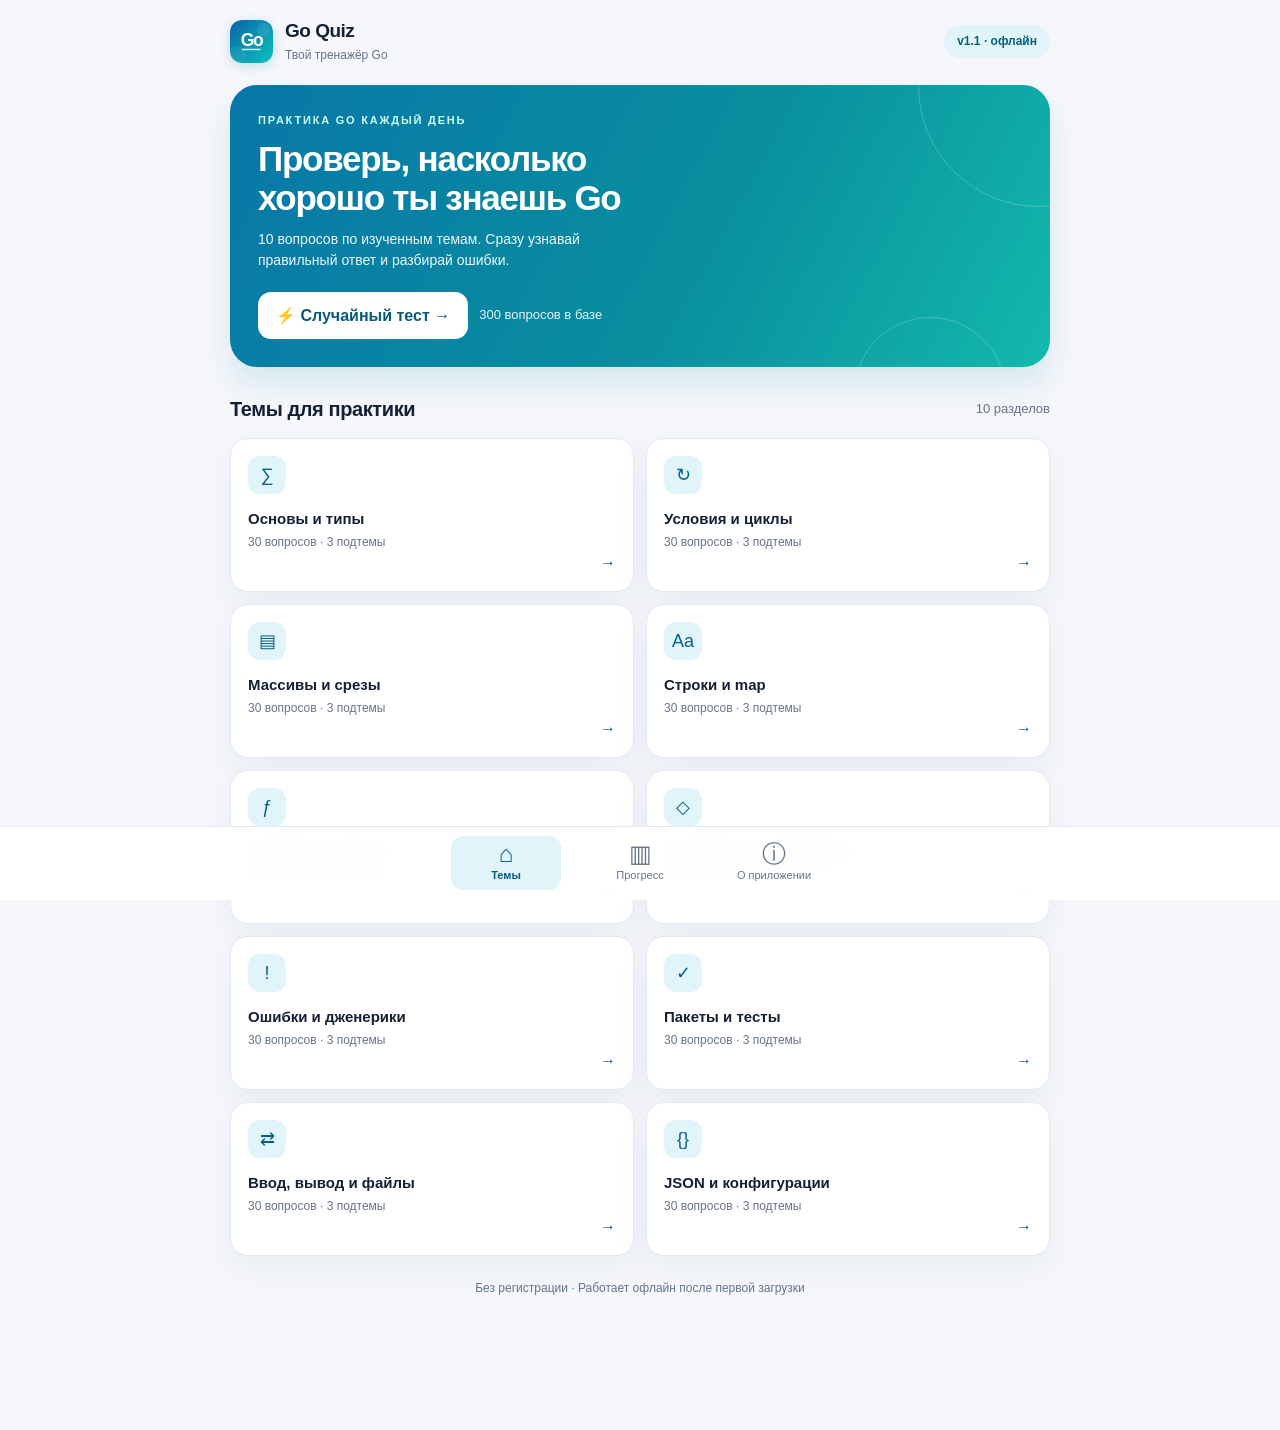
<file: index.html>
<!doctype html>
<html lang="ru">
<head>
  <meta charset="utf-8">
  <meta name="viewport" content="width=device-width, initial-scale=1, viewport-fit=cover">
  <meta name="theme-color" content="#f5f7fb" media="(prefers-color-scheme: light)">
  <meta name="theme-color" content="#0d1420" media="(prefers-color-scheme: dark)">
  <meta name="apple-mobile-web-app-capable" content="yes">
  <meta name="apple-mobile-web-app-status-bar-style" content="default">
  <meta name="apple-mobile-web-app-title" content="Go Quiz">
  <meta name="description" content="Тренажёр Go: теория и разбор кода по пройденным темам.">
  <link rel="manifest" href="./manifest.webmanifest">
  <link rel="icon" type="image/svg+xml" href="./icons/icon.svg">
  <link rel="apple-touch-icon" href="./icons/icon-180.png">
  <link rel="stylesheet" href="./styles.css">
  <title>Go Quiz — тренажёр языка Go</title>
  <script defer src="./app.js"></script>
</head>
<body>
  <div class="shell">
    <header class="topbar">
      <div class="brand" id="brand-home" role="button" tabindex="0" aria-label="На главную">
        <img src="./icons/icon.svg" alt="" width="43" height="43">
        <span><strong>Go Quiz</strong><small>Твой тренажёр Go</small></span>
      </div>
      <span class="top-chip">v1.1 · офлайн</span>
    </header>
    <main id="app" class="main" aria-live="off"><div class="loading"><div class="loader"></div>Загружаем вопросы…</div></main>
    <nav class="bottom-nav" id="bottom-nav" aria-label="Основная навигация">
      <button type="button" class="nav-btn active" data-route="home" aria-current="page"><span aria-hidden="true">⌂</span><small>Темы</small></button>
      <button type="button" class="nav-btn" data-route="stats"><span aria-hidden="true">▥</span><small>Прогресс</small></button>
      <button type="button" class="nav-btn" data-route="about"><span aria-hidden="true">ⓘ</span><small>О приложении</small></button>
    </nav>
  </div>
  <div id="toast" class="toast" role="status" aria-live="polite"></div>
</body>
</html>
</file>
<file: styles.css>
:root{font-family:-apple-system,BlinkMacSystemFont,"Segoe UI",Arial,sans-serif;color-scheme:light;--bg:#f5f7fb;--surface:#fff;--muted-bg:#eef3fa;--ink:#142033;--muted:#667489;--line:#e3eaf3;--accent:#087eae;--accent-soft:#e0f4f9;--accent-text:#075f80;--green:#19794c;--green-bg:#e5f7ed;--red:#bc3e46;--red-bg:#fdebed;--shadow:0 12px 36px rgba(23,48,90,.055)}
@media(prefers-color-scheme:dark){:root{color-scheme:dark;--bg:#0d1420;--surface:#162234;--muted-bg:#202d42;--ink:#edf4fb;--muted:#9badc1;--line:#2d3c53;--accent:#57d0e9;--accent-soft:#173d4d;--accent-text:#86e4f5;--green:#76e0a7;--green-bg:#173f34;--red:#ff9ca0;--red-bg:#49272f;--shadow:0 10px 40px rgba(0,0,0,.14)}}
*{box-sizing:border-box}html{min-height:100%;background:var(--bg)}body{margin:0;background:var(--bg);color:var(--ink);font-size:16px;line-height:1.45;-webkit-tap-highlight-color:transparent}button{font:inherit;cursor:pointer}button:focus-visible,[tabindex]:focus-visible{outline:3px solid var(--accent);outline-offset:3px}.shell{max-width:860px;margin:0 auto;min-height:100dvh;padding:0 20px 120px}.topbar{display:flex;justify-content:space-between;align-items:center;padding:calc(20px + env(safe-area-inset-top)) 0 22px;gap:10px}.brand{display:flex;align-items:center;gap:12px;cursor:pointer;user-select:none}.brand img{border-radius:12px;box-shadow:0 3px 12px #007caf33}.brand span{display:flex;flex-direction:column;line-height:1.2;gap:5px}.brand strong{font-size:19px;font-weight:800;letter-spacing:-.5px}.brand small{font-size:12px;color:var(--muted)}.top-chip{color:var(--accent-text);background:var(--accent-soft);border:1px solid transparent;border-radius:999px;padding:7px 12px;font-size:12px;font-weight:750;white-space:nowrap}.main{min-height:65vh}.eyebrow{font-size:11px;letter-spacing:1.8px;text-transform:uppercase;font-weight:800;color:var(--accent-text);margin:0 0 10px}.hero{background:linear-gradient(118deg,#0877a8 0%,#098e9e 57%,#13b9ac 100%);color:#fff;border-radius:27px;padding:28px;position:relative;overflow:hidden;box-shadow:0 18px 30px rgba(0,133,160,.13)}.hero:before,.hero:after{content:"";position:absolute;border:1px solid #ffffff36;border-radius:50%;pointer-events:none}.hero:before{width:240px;height:240px;right:-110px;top:-120px}.hero:after{width:150px;height:150px;right:44px;bottom:-102px}.hero .eyebrow{color:#ccfff4}.hero h1{font-size:clamp(25px,5vw,35px);line-height:1.12;letter-spacing:-1.25px;margin:0 0 12px;max-width:460px}.hero p{margin:0 0 22px;opacity:.93;max-width:400px;font-size:14px}.hero-bottom{display:flex;align-items:center;gap:11px;flex-wrap:wrap}.hero-num{font-size:13px;opacity:.9}.section-title{margin:28px 0 14px;display:flex;align-items:center;justify-content:space-between;gap:8px}.section-title h2{margin:0;font-size:20px;letter-spacing:-.4px}.section-title span{font-size:13px;color:var(--muted)}.topics{display:grid;grid-template-columns:repeat(2,minmax(0,1fr));gap:12px}.topic-card{background:var(--surface);border:1px solid var(--line);border-radius:18px;padding:17px;display:flex;flex-direction:column;align-items:flex-start;text-align:left;min-height:150px;box-shadow:var(--shadow);transition:transform .15s,border-color .15s;color:var(--ink)}.topic-card:hover{transform:translateY(-2px);border-color:var(--accent)}.topic-card .topic-icon{width:38px;height:38px;background:var(--accent-soft);border-radius:12px;display:grid;place-items:center;color:var(--accent-text);font-size:18px;margin-bottom:15px}.topic-card .topic-title{font-size:15px;font-weight:780;line-height:1.3}.topic-card .topic-count{font-size:12px;color:var(--muted);margin-top:5px}.topic-card .topic-arrow{margin-top:auto;align-self:flex-end;color:var(--accent-text);font-weight:700}.btn{border:0;border-radius:13px;padding:12px 18px;font-weight:750;min-height:47px;display:inline-flex;justify-content:center;align-items:center;gap:9px;text-decoration:none}.btn-primary{color:#fff;background:#087da9}.btn-primary:hover{background:#00678e}.btn-hero{color:#075b79;background:#fff}.btn-hero:hover{background:#e5fcff}.btn-outline{background:var(--surface);color:var(--ink);border:1px solid var(--line)}.btn-outline:hover{border-color:var(--accent)}.btn-full{width:100%}.btn:disabled{opacity:.45;cursor:not-allowed}.muted{color:var(--muted)}.card{background:var(--surface);border:1px solid var(--line);border-radius:19px;padding:22px;box-shadow:var(--shadow)}.note{background:var(--muted-bg);border-radius:14px;padding:15px 16px;color:var(--muted);font-size:13px}.note strong{color:var(--ink)}.stack{display:grid;gap:12px}.quiz-top{display:flex;justify-content:space-between;align-items:center;gap:8px;margin:6px 0 16px}.back-btn{border:0;background:transparent;color:var(--muted);padding:9px 0;font-weight:700}.progress{display:flex;gap:5px;margin-bottom:22px}.progress-part{height:6px;border-radius:5px;background:var(--line);flex:1}.progress-part.done{background:var(--accent)}.progress-part.good{background:var(--green)}.progress-part.bad{background:var(--red)}.question-meta{display:flex;gap:8px;flex-wrap:wrap;align-items:center;margin-bottom:14px}.pill{font-size:12px;font-weight:700;color:var(--accent-text);background:var(--accent-soft);padding:6px 10px;border-radius:999px}.question-title{font-size:clamp(20px,4vw,26px);line-height:1.32;letter-spacing:-.5px;margin:0 0 18px;font-weight:800;white-space:pre-wrap}pre{background:#0d1d31;color:#e6f9ff;border-radius:15px;padding:19px;font-size:13px;line-height:1.6;overflow-x:auto;margin:0 0 22px;tab-size:4;-webkit-overflow-scrolling:touch}pre code{font-family:ui-monospace,SFMono-Regular,Menlo,Consolas,monospace;white-space:pre}.answers{display:grid;gap:10px}.answer{color:var(--ink);background:var(--surface);border:1.5px solid var(--line);border-radius:14px;text-align:left;min-height:60px;padding:12px 14px;display:flex;align-items:center;gap:12px;line-height:1.35}.answer .letter{display:grid;place-items:center;width:30px;height:30px;flex-shrink:0;border-radius:9px;background:var(--muted-bg);font-size:12px;font-weight:800;color:var(--muted)}.answer:not(:disabled):hover{border-color:var(--accent);background:var(--accent-soft)}.answer:disabled{cursor:default;opacity:1}.answer.is-right{border-color:var(--green);background:var(--green-bg)}.answer.is-right .letter{color:var(--green);background:transparent}.answer.is-wrong{border-color:var(--red);background:var(--red-bg)}.answer.is-wrong .letter{color:var(--red);background:transparent}.answer .check{margin-left:auto;font-weight:800}.feedback{border-radius:16px;padding:16px 18px;margin-top:19px;background:var(--green-bg);border:1px solid var(--green);font-size:14px}.feedback.wrong{background:var(--red-bg);border-color:var(--red)}.feedback strong{font-size:15px}.feedback p{margin:8px 0 0;line-height:1.55}.quiz-controls{display:flex;justify-content:flex-end;gap:10px;margin-top:20px}.result-hero{text-align:center;padding:28px 18px;background:var(--surface);border:1px solid var(--line);border-radius:22px;box-shadow:var(--shadow)}.score-circle{border:9px solid var(--accent);width:136px;height:136px;display:flex;align-items:center;justify-content:center;flex-direction:column;border-radius:50%;margin:6px auto 20px}.score-circle strong{font-size:36px;line-height:1}.score-circle small{color:var(--muted);margin-top:6px}.result-hero h1{margin:0 0 7px;font-size:25px}.result-hero p{margin:0 0 20px;color:var(--muted);font-size:14px}.result-actions{display:flex;gap:10px;justify-content:center;flex-wrap:wrap}.review-item{background:var(--surface);border:1px solid var(--line);border-radius:16px;padding:16px}.review-item .review-q{font-weight:800;margin:8px 0}.review-item .review-code{font-size:12px;margin:10px 0}.review-item .review-answer{font-size:13px;color:var(--red);margin-top:10px}.review-item .review-right{color:var(--green)}.review-item p:last-child{font-size:13px;margin-bottom:0;color:var(--muted)}.stat-grid{display:grid;grid-template-columns:repeat(3,1fr);gap:10px}.stat{padding:17px 12px;text-align:center;border-radius:15px;background:var(--surface);border:1px solid var(--line)}.stat strong{font-size:25px;display:block}.stat span{font-size:11px;color:var(--muted)}.history-row{display:flex;align-items:center;justify-content:space-between;gap:12px;padding:13px 0;border-bottom:1px solid var(--line)}.history-row:last-child{border-bottom:0}.history-row b{font-size:14px}.history-row small{display:block;color:var(--muted);margin-top:3px}.bar{height:7px;border-radius:8px;background:var(--muted-bg);overflow:hidden;margin-top:9px}.bar>div{height:100%;background:var(--accent);border-radius:8px}.topic-progress{margin-bottom:18px}.topic-progress:last-child{margin-bottom:0}.topic-progress-header{display:flex;justify-content:space-between;font-size:13px;gap:10px}.topic-progress-header span{color:var(--muted)}.about-list{padding-left:21px;color:var(--muted);font-size:14px;line-height:1.8}.about-list li{margin-bottom:6px}.bottom-nav{position:fixed;z-index:5;bottom:0;left:0;right:0;display:flex;justify-content:center;gap:min(2vw,24px);padding:9px max(16px,env(safe-area-inset-right)) calc(10px + env(safe-area-inset-bottom)) max(16px,env(safe-area-inset-left));background:color-mix(in srgb,var(--surface) 94%,transparent);backdrop-filter:blur(18px);border-top:1px solid var(--line)}.nav-btn{border:0;background:transparent;color:var(--muted);display:flex;align-items:center;flex-direction:column;gap:2px;width:110px;padding:6px 12px;border-radius:12px}.nav-btn span{font-size:24px;line-height:1}.nav-btn small{font-size:11px}.nav-btn.active{color:var(--accent-text);background:var(--accent-soft);font-weight:800}.bottom-nav.is-hidden{display:none}.toast{position:fixed;left:50%;bottom:calc(88px + env(safe-area-inset-bottom));transform:translate(-50%,20px);opacity:0;pointer-events:none;background:var(--ink);color:var(--surface);padding:12px 19px;border-radius:12px;font-size:13px;transition:opacity .2s,transform .2s;z-index:10;max-width:92vw;text-align:center}.toast.visible{opacity:1;transform:translate(-50%,0)}.loading{min-height:50vh;display:flex;align-items:center;justify-content:center;flex-direction:column;gap:20px;color:var(--muted)}.loader{width:34px;height:34px;border:4px solid var(--line);border-top-color:var(--accent);border-radius:50%;animation:spin 1s linear infinite}@keyframes spin{to{transform:rotate(360deg)}}.empty{padding:42px 18px;text-align:center}.empty h2{margin:8px 0}.empty p{color:var(--muted);font-size:14px}.foot-note{margin-top:24px;font-size:12px;color:var(--muted);text-align:center}.subheading{font-weight:800;margin:0 0 8px}.resume{display:flex;gap:12px;align-items:center;justify-content:space-between;background:var(--accent-soft);color:var(--ink);border:1px solid var(--accent);border-radius:16px;padding:16px;margin-bottom:17px}.resume small{display:block;color:var(--muted);margin-top:3px}.resume button{white-space:nowrap}@media(max-width:490px){.shell{padding-left:15px;padding-right:15px}.topbar{padding-bottom:19px}.topics{gap:9px}.topic-card{padding:14px;min-height:148px}.topic-card .topic-title{font-size:14px}.hero{padding:24px 21px}.card{padding:17px}.question-title{font-size:21px}.quiz-controls .btn{flex:1}.stat-grid{gap:7px}.stat{padding:16px 6px}.stat strong{font-size:22px}.top-chip{font-size:11px}.resume{flex-wrap:wrap}}@media(prefers-reduced-motion:reduce){*,*:before,*:after{animation-duration:.01ms!important;transition-duration:.01ms!important} }

.code-caption{color:var(--muted);font-size:11px;margin:-13px 0 17px}

/* v1.1: subtopic drill screen, same visual vocabulary as v1.0 */
.subtopic-intro{font-size:14px;line-height:1.55;margin:0 0 18px}
.scope-main{margin:18px 0 26px}
.subtopics{display:grid;grid-template-columns:1fr;gap:11px}
.subtopic-card{width:100%;color:var(--ink);background:var(--surface);border:1px solid var(--line);border-radius:16px;padding:18px;text-align:left;display:flex;align-items:center;gap:10px;box-shadow:var(--shadow)}
.subtopic-card:hover{border-color:var(--accent)}
.subtopic-title{font-weight:750;flex:1;font-size:15px}
.subtopic-count{color:var(--muted);font-size:12px;white-space:nowrap}
.subtopic-card .topic-arrow{color:var(--accent-text);font-weight:bold}
@media(max-width:490px){.subtopic-card{padding:15px 12px}.subtopic-title{font-size:14px}}
</file>
